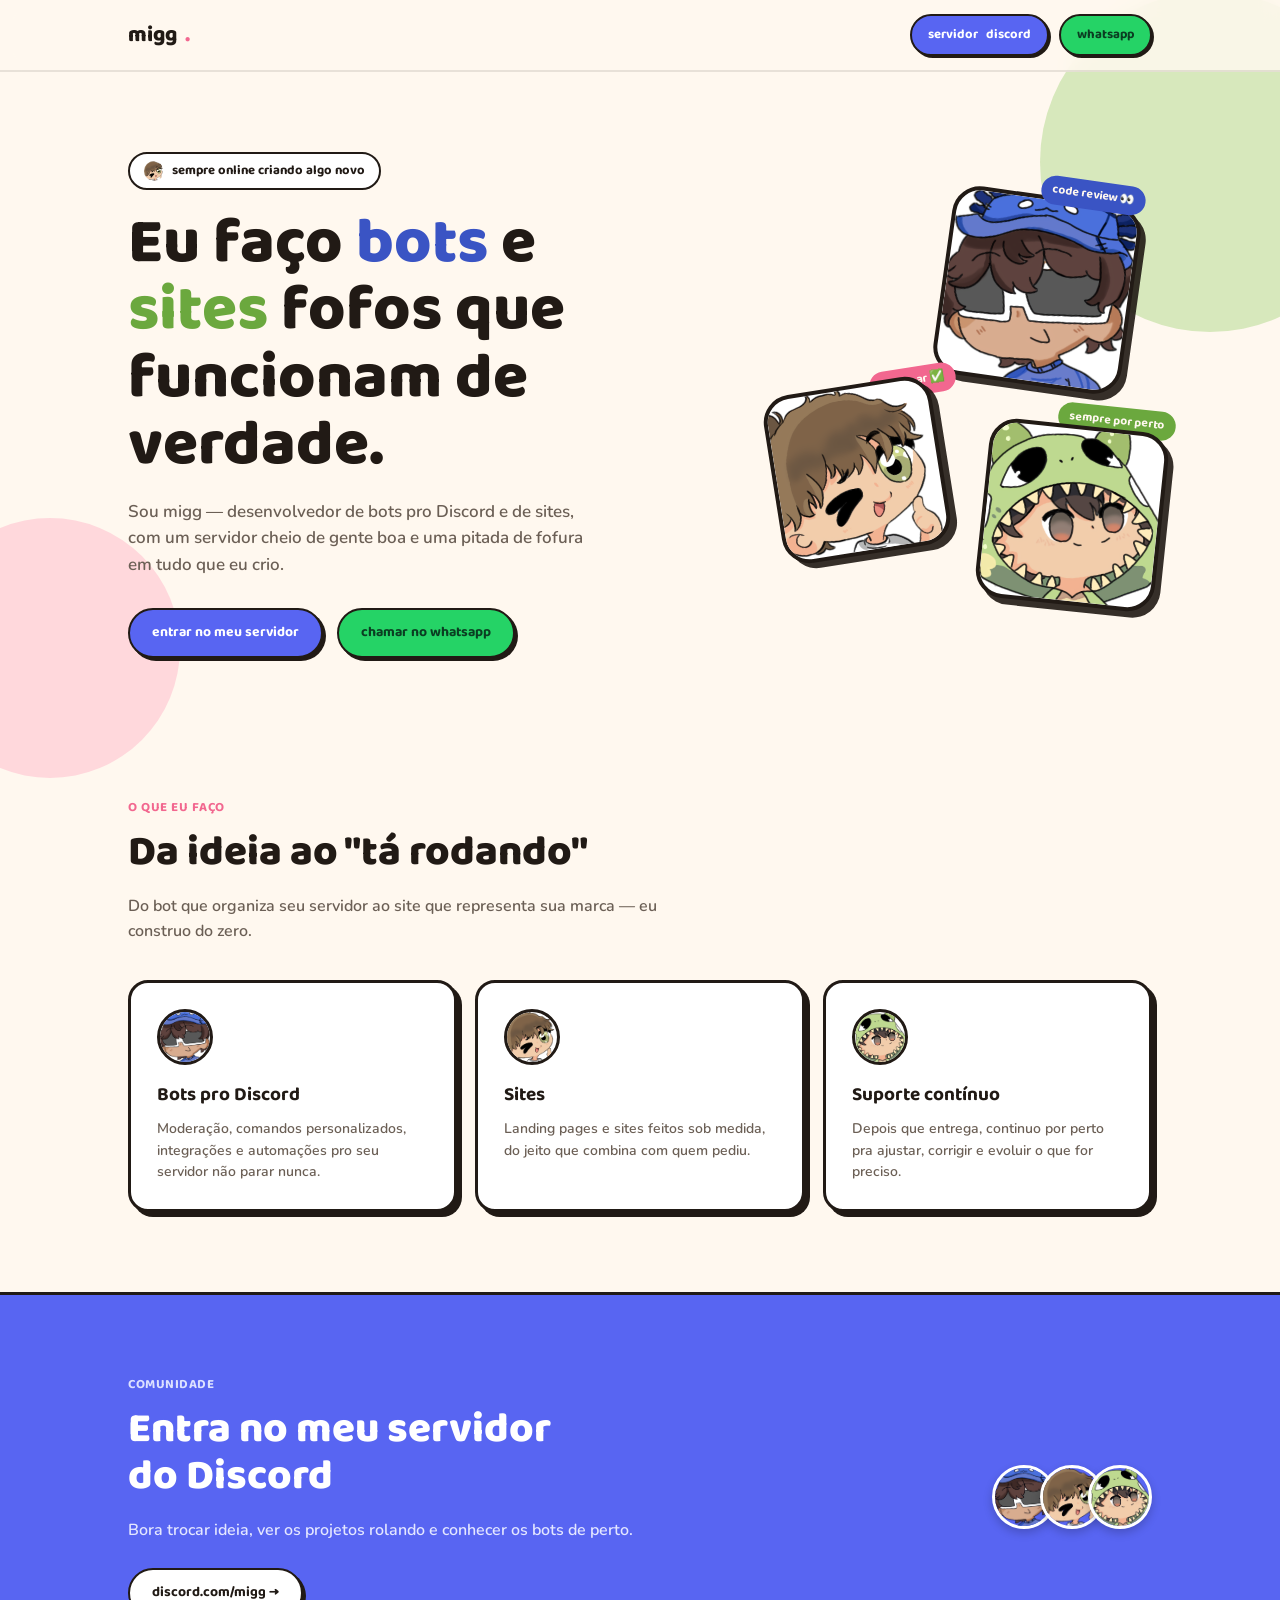
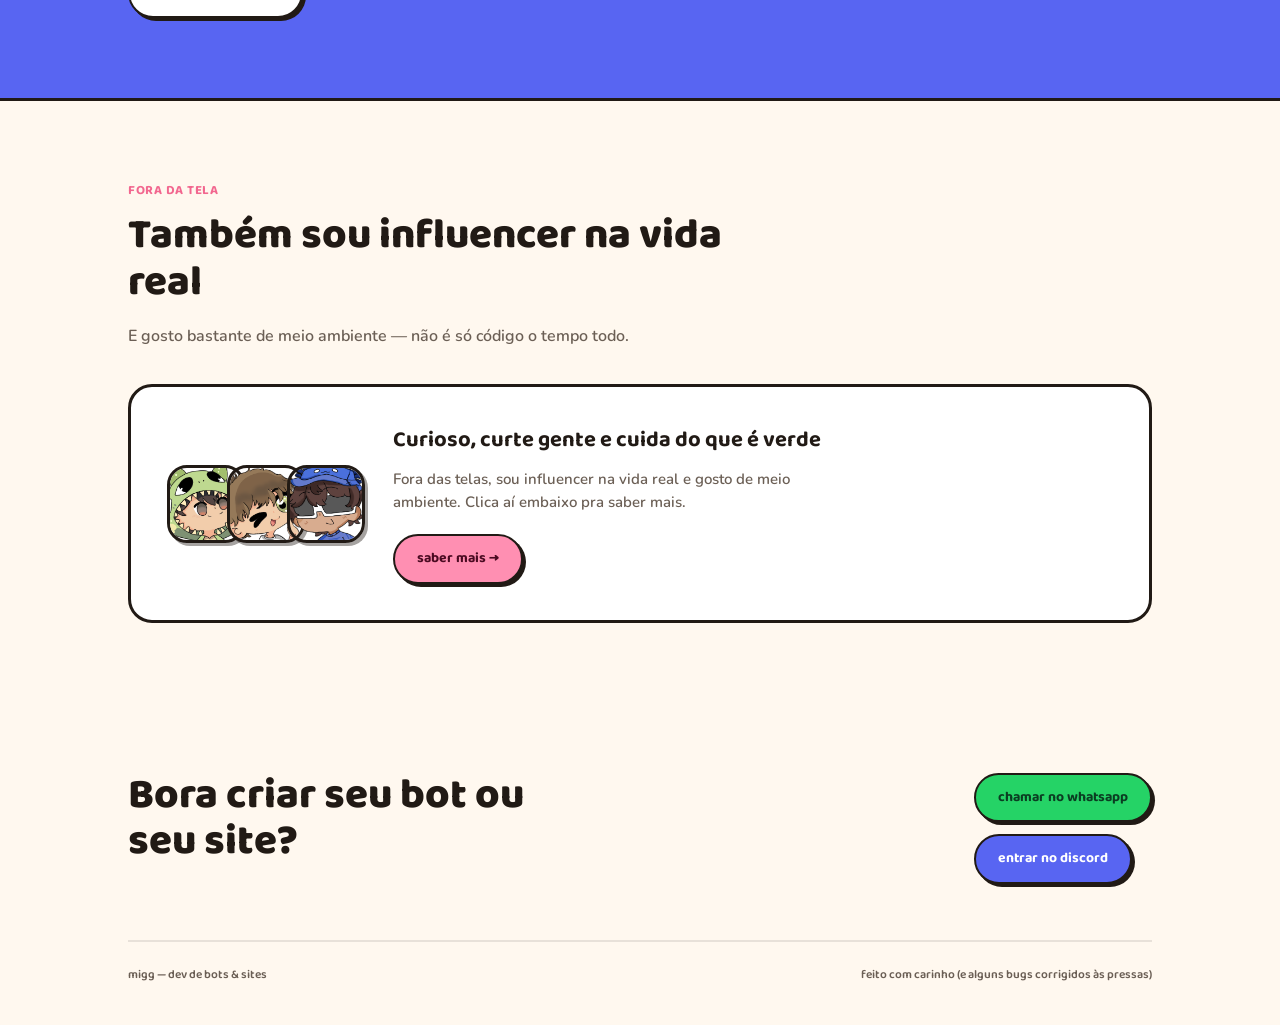
<file: files (3)/index.html>
<!DOCTYPE html>
<html lang="pt-BR">
<head>
<meta charset="UTF-8">
<meta name="viewport" content="width=device-width, initial-scale=1.0">
<title>Miguel Desenvolvedor</title>
<meta name="description" content="Portfólio de Miguel: criador de bots pro Discord e sites, com bastante fofura no meio.">
<link rel="icon" type="image/png" href="feliz.png">
<link rel="preconnect" href="https://fonts.googleapis.com">
<link rel="preconnect" href="https://fonts.gstatic.com" crossorigin>
<link href="https://fonts.googleapis.com/css2?family=Baloo+2:wght@500;600;700;800&family=Nunito:wght@400;600;700;800&display=swap" rel="stylesheet">
<style>
  :root{
    --bg:#FFF8EF;
    --bg-card:#FFFFFF;
    --ink:#211A15;
    --ink-soft:#6B5F55;
    --blue:#4F6FE3;
    --blue-deep:#3A54C4;
    --green:#8FCB5E;
    --green-deep:#6BA83E;
    --peach:#F6C89A;
    --pink:#FF8FB2;
    --pink-deep:#F2678F;
    --blurple:#5865F2;
    --whats:#25D366;
    --whats-deep:#1DA851;
    --line:rgba(33,26,21,0.1);
    --display:'Baloo 2', sans-serif;
    --body:'Nunito', sans-serif;
  }

  *{margin:0;padding:0;box-sizing:border-box;}
  html{scroll-behavior:smooth;}
  body{
    background:var(--bg);
    color:var(--ink);
    font-family:var(--body);
    line-height:1.55;
    overflow-x:hidden;
    -webkit-font-smoothing:antialiased;
  }
  a{color:inherit;text-decoration:none;}
  img{max-width:100%;display:block;}
  .wrap{max-width:1080px;margin:0 auto;padding:0 28px;}

  /* blob background texture */
  .blob{ position:absolute; border-radius:50%; filter:blur(0px); z-index:0; }

  /* ---------- nav ---------- */
  header.nav{
    position:sticky; top:0; z-index:60;
    background:rgba(255,248,239,0.85);
    backdrop-filter:blur(10px);
    border-bottom:2px solid var(--line);
  }
  .nav-inner{
    max-width:1080px; margin:0 auto;
    display:flex; align-items:center; justify-content:space-between;
    padding:14px 28px;
  }
  .brand{
    font-family:var(--display); font-weight:800; font-size:22px;
    color:var(--ink);
    display:flex; align-items:center; gap:8px;
  }
  .brand .dot{ color:var(--pink-deep); }
  .nav-actions{ display:flex; gap:10px; }
  @media (max-width:560px){ .nav-actions .btn-text{ display:none; } }

  /* ---------- buttons ---------- */
  .btn{
    font-family:var(--display); font-weight:700; font-size:14px;
    padding:12px 22px; border-radius:100px;
    display:inline-flex; align-items:center; gap:8px;
    border:2.5px solid var(--ink);
    box-shadow:3px 3px 0 var(--ink);
    transition:transform .15s ease, box-shadow .15s ease;
    white-space:nowrap;
  }
  .btn:hover{ transform:translate(-2px,-2px); box-shadow:5px 5px 0 var(--ink); }
  .btn:active{ transform:translate(0,0); box-shadow:1px 1px 0 var(--ink); }
  .btn-whats{ background:var(--whats); color:#0B3D22; }
  .btn-blurple{ background:var(--blurple); color:#fff; }
  .btn-pink{ background:var(--pink); color:#4A0A21; }
  .btn-outline{ background:var(--bg-card); color:var(--ink); }
  .btn-sm{ padding:9px 16px; font-size:13px; box-shadow:2px 2px 0 var(--ink); }
  .btn-sm:hover{ box-shadow:4px 4px 0 var(--ink); }

  /* ---------- hero ---------- */
  .hero{
    position:relative;
    padding:80px 0 60px;
    overflow:visible;
  }
  .hero .blob-a{ width:340px; height:340px; background:var(--green); opacity:.35; top:-80px; right:-100px; }
  .hero .blob-b{ width:260px; height:260px; background:var(--pink); opacity:.3; bottom:-60px; left:-80px; }

  .hero-inner{
    position:relative; z-index:1;
    display:grid;
    grid-template-columns:1.1fr 0.9fr;
    align-items:center;
    gap:20px;
  }
  @media (max-width:860px){ .hero-inner{ grid-template-columns:1fr; } }

  .kicker-badge{
    display:inline-flex; align-items:center; gap:8px;
    font-family:var(--display); font-weight:700; font-size:13px;
    background:var(--bg-card);
    border:2px solid var(--ink);
    border-radius:100px;
    padding:7px 14px;
    margin-bottom:20px;
  }
  .kicker-badge img{ width:20px; height:20px; border-radius:50%; }

  h1.headline{
    font-family:var(--display); font-weight:800;
    font-size:clamp(38px,6vw,64px);
    line-height:1.05;
    max-width:560px;
  }
  h1.headline .hl-blue{ color:var(--blue-deep); }
  h1.headline .hl-green{ color:var(--green-deep); }

  .hero-sub{
    margin-top:20px; max-width:460px;
    font-size:17px; color:var(--ink-soft); font-weight:600;
  }
  .hero-actions{ display:flex; gap:14px; margin-top:30px; flex-wrap:wrap; }

  /* sticker wall */
  .sticker-wall{
    position:relative;
    height:420px;
  }
  .sticker{
    position:absolute;
    border-radius:28px;
    border:4px solid var(--ink);
    box-shadow:6px 6px 0 rgba(33,26,21,0.9);
    overflow:hidden;
    background:#fff;
    transition:transform .25s ease;
  }
  .sticker:hover{ transform:scale(1.06) rotate(0deg) !important; z-index:5; }
  .sticker img{ width:100%; height:100%; object-fit:cover; }
  .s-azul{ width:190px; height:190px; top:0; right:20px; transform:rotate(8deg); }
  .s-feliz{ width:170px; height:170px; top:190px; right:210px; transform:rotate(-9deg); z-index:2; }
  .s-jacare{ width:180px; height:180px; top:230px; right:-10px; transform:rotate(6deg); z-index:3; }
  .sticker-tag{
    position:absolute;
    font-family:var(--display); font-weight:700; font-size:12px;
    background:var(--ink); color:var(--bg);
    padding:5px 11px; border-radius:100px;
    white-space:nowrap;
  }
  .t-azul{ top:-14px; right:6px; transform:rotate(8deg); background:var(--blue-deep); }
  .t-feliz{ top:172px; right:196px; transform:rotate(-9deg); background:var(--pink-deep); }
  .t-jacare{ top:212px; right:-24px; transform:rotate(6deg); background:var(--green-deep); }
  @media (max-width:860px){
    .sticker-wall{ height:340px; margin-top:10px; }
    .s-azul{ width:150px;height:150px; right:10px; }
    .s-feliz{ width:130px;height:130px; top:150px; right:170px; }
    .s-jacare{ width:145px;height:145px; top:180px; right:0; }
    .t-azul{ right:-4px; }
    .t-feliz{ top:132px; right:156px; }
    .t-jacare{ top:162px; right:-14px; }
  }

  /* reveal */
  .reveal{ opacity:0; transform:translateY(16px); transition:opacity .6s ease, transform .6s ease; }
  .reveal.in{ opacity:1; transform:translateY(0); }
  @media (prefers-reduced-motion: reduce){ .reveal{opacity:1;transform:none;transition:none;} html{scroll-behavior:auto;} }

  /* ---------- sections ---------- */
  section{ padding:80px 0; position:relative; }
  .kicker{
    font-family:var(--display); font-weight:700; font-size:13px;
    text-transform:uppercase; letter-spacing:0.04em;
    color:var(--pink-deep);
    margin-bottom:12px;
  }
  h2.title{
    font-family:var(--display); font-weight:800;
    font-size:clamp(28px,4vw,42px);
    line-height:1.1;
    max-width:600px;
    margin-bottom:18px;
  }
  p.lead{ font-size:16px; color:var(--ink-soft); font-weight:600; max-width:560px; }

  /* what I do cards */
  .do-grid{
    display:grid; grid-template-columns:repeat(3,1fr); gap:18px; margin-top:36px;
  }
  @media (max-width:820px){ .do-grid{ grid-template-columns:1fr; } }
  .do-card{
    background:var(--bg-card);
    border:3px solid var(--ink);
    border-radius:20px;
    padding:26px;
    box-shadow:5px 5px 0 var(--ink);
    transition:transform .2s ease;
  }
  .do-card:hover{ transform:translateY(-4px); }
  .do-card .avatar{
    width:56px; height:56px; border-radius:50%;
    border:3px solid var(--ink); overflow:hidden; margin-bottom:16px;
  }
  .do-card .avatar img{ width:100%; height:100%; object-fit:cover; }
  .do-card h3{ font-family:var(--display); font-size:19px; margin-bottom:8px; }
  .do-card p{ font-size:14px; color:var(--ink-soft); font-weight:600; }

  /* discord cta band */
  .discord-band{
    background:var(--blurple);
    border-top:3px solid var(--ink);
    border-bottom:3px solid var(--ink);
    color:#fff;
  }
  .discord-inner{
    display:flex; align-items:center; justify-content:space-between;
    gap:24px; flex-wrap:wrap;
  }
  .discord-inner h2{ color:#fff; max-width:480px; }
  .discord-inner .kicker{ color:#DCE1FF; }
  .discord-inner p.lead{ color:#E4E7FF; }
  .discord-visual{ display:flex; gap:-10px; }
  .discord-visual .mini{
    width:64px; height:64px; border-radius:50%;
    border:3px solid #fff; overflow:hidden; margin-left:-16px;
    box-shadow:0 4px 10px rgba(0,0,0,0.2);
  }
  .discord-visual .mini:first-child{ margin-left:0; }
  .discord-visual .mini img{ width:100%; height:100%; object-fit:cover; }

  /* fora da tela / influencer + meio ambiente */
  .fora-card{
    margin-top:36px;
    background:var(--bg-card);
    border:3px solid var(--ink);
    border-radius:24px;
    padding:36px;
    display:flex; align-items:center; gap:28px;
    flex-wrap:wrap;
  }
  .fora-card .stickers-mini{ display:flex; gap:-8px; flex-shrink:0; }
  .fora-card .mini2{
    width:78px; height:78px; border-radius:20px;
    border:3px solid var(--ink); overflow:hidden;
    margin-left:-18px; box-shadow:3px 3px 0 rgba(33,26,21,0.4);
  }
  .fora-card .mini2:first-child{ margin-left:0; }
  .fora-card .mini2 img{ width:100%; height:100%; object-fit:cover; }
  .fora-card .fora-text{ flex:1; min-width:240px; }
  .fora-card h3{ font-family:var(--display); font-size:22px; margin-bottom:10px; }
  .fora-card p{ font-size:15px; color:var(--ink-soft); font-weight:600; margin-bottom:20px; max-width:460px; }

  /* footer */
  footer{ padding:70px 0 40px; }
  .footer-top{
    display:flex; justify-content:space-between; align-items:flex-start;
    flex-wrap:wrap; gap:30px;
  }
  .footer-top h2{ max-width:420px; }
  .footer-actions{ display:flex; flex-direction:column; gap:12px; align-items:flex-start; }
  .footer-bottom{
    margin-top:56px; padding-top:24px; border-top:2px solid var(--line);
    display:flex; justify-content:space-between; align-items:center; flex-wrap:wrap; gap:10px;
    font-family:var(--display); font-weight:600; font-size:12px; color:var(--ink-soft);
  }
</style>
</head>
<body>

<header class="nav">
  <div class="nav-inner">
    <div class="brand">migg<span class="dot">.</span></div>
    <div class="nav-actions">
      <a class="btn btn-sm btn-blurple" href="https://discord.com/migg" target="_blank" rel="noopener"><span class="btn-text">servidor</span> discord</a>
      <a class="btn btn-sm btn-whats" href="https://wa.me/19999894031" target="_blank" rel="noopener">whatsapp</a>
    </div>
  </div>
</header>

<section class="hero">
  <div class="blob blob-a"></div>
  <div class="blob blob-b"></div>
  <div class="wrap hero-inner">
    <div class="reveal in">
      <div class="kicker-badge"><img src="feliz.png" alt=""> sempre online criando algo novo</div>
      <h1 class="headline">Eu faço <span class="hl-blue">bots</span> e <span class="hl-green">sites</span> fofos que funcionam de verdade.</h1>
      <p class="hero-sub">Sou migg — desenvolvedor de bots pro Discord e de sites, com um servidor cheio de gente boa e uma pitada de fofura em tudo que eu crio.</p>
      <div class="hero-actions">
        <a class="btn btn-blurple" href="https://discord.com/migg" target="_blank" rel="noopener">entrar no meu servidor</a>
        <a class="btn btn-whats" href="https://wa.me/19999894031" target="_blank" rel="noopener">chamar no whatsapp</a>
      </div>
    </div>
    <div class="sticker-wall">
      <div class="sticker s-azul"><img src="azul.png" alt="Mascote azul de boné e óculos"></div>
      <div class="sticker s-feliz"><img src="feliz.png" alt="Mascote sorrindo"></div>
      <div class="sticker s-jacare"><img src="jacare.png" alt="Mascote de fantasia de jacaré"></div>
      <span class="sticker-tag t-azul">code review 👀</span>
      <span class="sticker-tag t-feliz">bot no ar ✅</span>
      <span class="sticker-tag t-jacare">sempre por perto</span>
    </div>
  </div>
</section>

<section id="faco">
  <div class="wrap">
    <div class="reveal">
      <div class="kicker">o que eu faço</div>
      <h2 class="title">Da ideia ao "tá rodando"</h2>
      <p class="lead">Do bot que organiza seu servidor ao site que representa sua marca — eu construo do zero.</p>
    </div>
    <div class="do-grid">
      <div class="do-card reveal">
        <div class="avatar"><img src="azul.png" alt=""></div>
        <h3>Bots pro Discord</h3>
        <p>Moderação, comandos personalizados, integrações e automações pro seu servidor não parar nunca.</p>
      </div>
      <div class="do-card reveal">
        <div class="avatar"><img src="feliz.png" alt=""></div>
        <h3>Sites</h3>
        <p>Landing pages e sites feitos sob medida, do jeito que combina com quem pediu.</p>
      </div>
      <div class="do-card reveal">
        <div class="avatar"><img src="jacare.png" alt=""></div>
        <h3>Suporte contínuo</h3>
        <p>Depois que entrega, continuo por perto pra ajustar, corrigir e evoluir o que for preciso.</p>
      </div>
    </div>
  </div>
</section>

<section class="discord-band">
  <div class="wrap discord-inner">
    <div class="reveal">
      <div class="kicker">comunidade</div>
      <h2 class="title">Entra no meu servidor do Discord</h2>
      <p class="lead">Bora trocar ideia, ver os projetos rolando e conhecer os bots de perto.</p>
      <div style="margin-top:26px;">
        <a class="btn btn-outline" href="https://discord.com/migg" target="_blank" rel="noopener">discord.com/migg →</a>
      </div>
    </div>
    <div class="discord-visual reveal">
      <div class="mini"><img src="azul.png" alt=""></div>
      <div class="mini"><img src="feliz.png" alt=""></div>
      <div class="mini"><img src="jacare.png" alt=""></div>
    </div>
  </div>
</section>

<section id="fora-da-tela">
  <div class="wrap">
    <div class="reveal">
      <div class="kicker">fora da tela</div>
      <h2 class="title">Também sou influencer na vida real</h2>
      <p class="lead">E gosto bastante de meio ambiente — não é só código o tempo todo.</p>
    </div>
    <div class="fora-card reveal">
      <div class="stickers-mini">
        <div class="mini2"><img src="jacare.png" alt=""></div>
        <div class="mini2"><img src="feliz.png" alt=""></div>
        <div class="mini2"><img src="azul.png" alt=""></div>
      </div>
      <div class="fora-text">
        <h3>Curioso, curte gente e cuida do que é verde</h3>
        <p>Fora das telas, sou influencer na vida real e gosto de meio ambiente. Clica aí embaixo pra saber mais.</p>
        <a class="btn btn-pink" href="https://discord.com" target="_blank" rel="noopener">saber mais →</a>
      </div>
    </div>
  </div>
</section>

<footer>
  <div class="wrap">
    <div class="footer-top">
      <h2 class="title">Bora criar seu bot ou seu site?</h2>
      <div class="footer-actions">
        <a class="btn btn-whats" href="https://wa.me/19999894031" target="_blank" rel="noopener">chamar no whatsapp</a>
        <a class="btn btn-blurple" href="https://discord.com/migg" target="_blank" rel="noopener">entrar no discord</a>
      </div>
    </div>
    <div class="footer-bottom">
      <span>migg — dev de bots & sites</span>
      <span>feito com carinho (e alguns bugs corrigidos às pressas)</span>
    </div>
  </div>
</footer>

<script>
  const revealEls = document.querySelectorAll('.reveal');
  const io = new IntersectionObserver((entries)=>{
    entries.forEach(e=>{ if(e.isIntersecting){ e.target.classList.add('in'); io.unobserve(e.target);} });
  }, {threshold:0.15});
  revealEls.forEach(el=>io.observe(el));
</script>

</body>
</html>
</file>
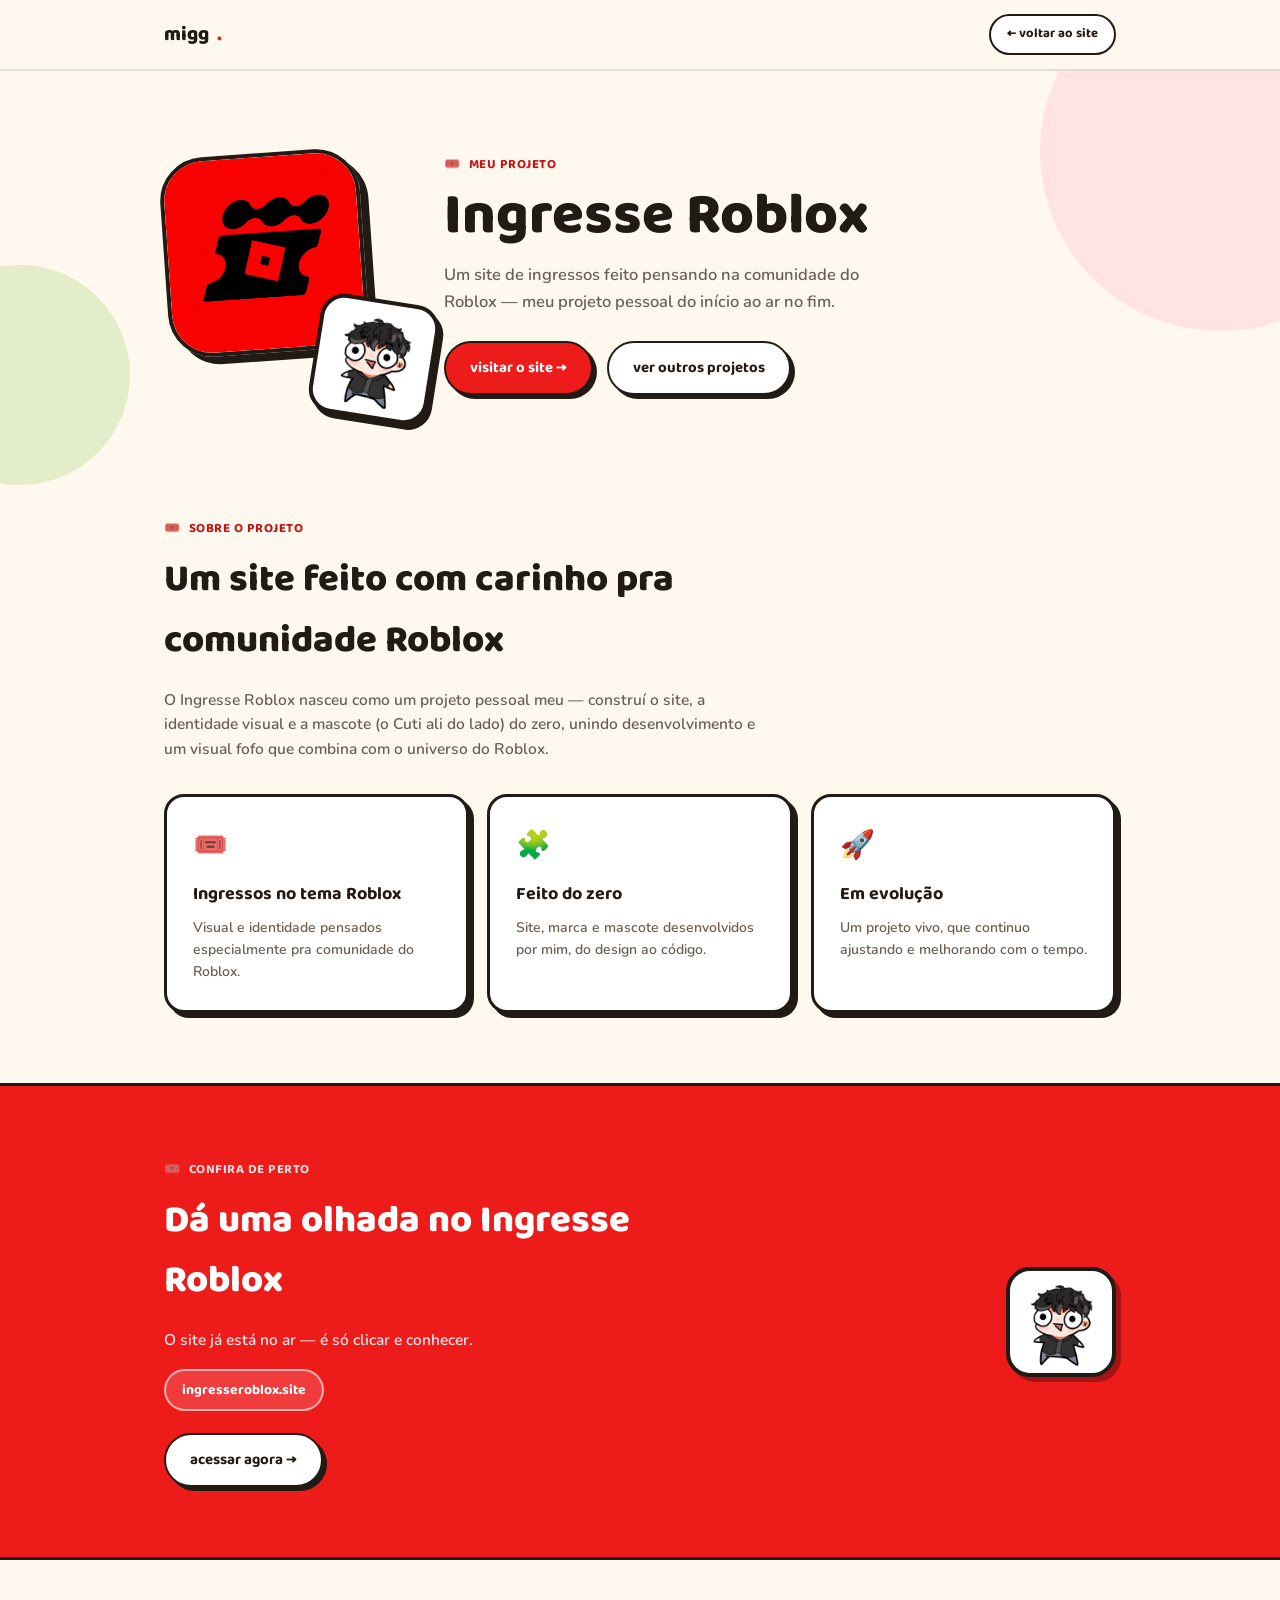
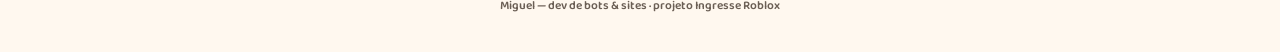
<file: files (3)/ingresseroblox.html>
<!DOCTYPE html>
<html lang="pt-BR">
<head>
<meta charset="UTF-8">
<meta name="viewport" content="width=device-width, initial-scale=1.0">
<title>Ingresse Roblox | Projeto de Miguel</title>
<meta name="description" content="Ingresse Roblox: plataforma de ingressos para eventos no Roblox, criada por Miguel.">
<link rel="icon" href="favicon.ico" sizes="any">
<link rel="icon" type="image/png" sizes="32x32" href="favicon-32.png">
<link rel="icon" type="image/png" sizes="16x16" href="favicon-16.png">
<link rel="apple-touch-icon" sizes="180x180" href="favicon-180.png">
<link rel="preconnect" href="https://fonts.googleapis.com">
<link rel="preconnect" href="https://fonts.gstatic.com" crossorigin>
<link href="https://fonts.googleapis.com/css2?family=Baloo+2:wght@500;600;700;800&family=Nunito:wght@400;600;700;800&display=swap" rel="stylesheet">
<style>
  :root{
    --bg:#FFF8EF;
    --bg-card:#FFFFFF;
    --ink:#211A15;
    --ink-soft:#6B5F55;
    --red:#EE1B1B;
    --red-deep:#C41313;
    --red-pale:#FFE3E1;
    --green:#8FCB5E;
    --pink:#FF8FB2;
    --whats:#25D366;
    --blurple:#5865F2;
    --line:rgba(33,26,21,0.12);
    --display:'Baloo 2', sans-serif;
    --body:'Nunito', sans-serif;
  }
  *{margin:0;padding:0;box-sizing:border-box;}
  html{scroll-behavior:smooth;}
  body{
    background:var(--bg);
    color:var(--ink);
    font-family:var(--body);
    line-height:1.6;
    overflow-x:hidden;
    -webkit-font-smoothing:antialiased;
  }
  a{color:inherit;text-decoration:none;}
  img{max-width:100%;display:block;}
  .wrap{max-width:1000px;margin:0 auto;padding:0 24px;}
  .blob{ position:absolute; border-radius:50%; z-index:0; }

  header.nav{
    position:sticky; top:0; z-index:60;
    background:rgba(255,248,239,0.9);
    backdrop-filter:blur(10px);
    border-bottom:2px solid var(--line);
  }
  .nav-inner{
    max-width:1000px; margin:0 auto;
    display:flex; align-items:center; justify-content:space-between;
    padding:14px 24px;
  }
  .brand{ font-family:var(--display); font-weight:800; font-size:20px; display:flex; align-items:center; gap:8px; }
  .brand .dot{ color:var(--red); }
  .back-link{
    font-family:var(--display); font-weight:700; font-size:13px;
    background:var(--bg-card); border:2px solid var(--ink); border-radius:100px;
    padding:8px 16px;
  }

  .btn{
    font-family:var(--display); font-weight:700; font-size:15px;
    padding:13px 24px; border-radius:100px;
    display:inline-flex; align-items:center; gap:8px;
    border:2.5px solid var(--ink);
    box-shadow:4px 4px 0 var(--ink);
    transition:transform .15s ease, box-shadow .15s ease;
    white-space:nowrap;
  }
  .btn:hover{ transform:translate(-2px,-2px); box-shadow:6px 6px 0 var(--ink); }
  .btn:active{ transform:translate(0,0); box-shadow:1px 1px 0 var(--ink); }
  .btn-red{ background:var(--red); color:#fff; }
  .btn-whats{ background:var(--whats); color:#0B3D22; }
  .btn-blurple{ background:var(--blurple); color:#fff; }
  .btn-outline{ background:var(--bg-card); color:var(--ink); }

  /* hero */
  .hero{ position:relative; padding:80px 0 50px; }
  .hero .blob-a{ width:360px; height:360px; background:var(--red-pale); opacity:.9; top:-100px; right:-120px; }
  .hero .blob-b{ width:220px; height:220px; background:var(--green); opacity:.25; bottom:-40px; left:-90px; }

  .hero-inner{ position:relative; z-index:1; display:flex; align-items:center; gap:40px; flex-wrap:wrap; }
  .hero-visual{ position:relative; width:240px; height:240px; flex-shrink:0; }
  .logo-box{
    width:200px; height:200px; border-radius:44px;
    border:4px solid var(--ink); overflow:hidden;
    box-shadow:8px 8px 0 var(--ink);
    transform:rotate(-4deg);
  }
  .logo-box img{ width:100%; height:100%; object-fit:cover; }
  .cuti-sticker{
    position:absolute; width:120px; height:120px;
    bottom:-26px; right:-30px;
    border-radius:24px; border:4px solid var(--ink);
    background:#fff; overflow:hidden;
    box-shadow:5px 5px 0 var(--ink);
    transform:rotate(9deg);
  }
  .cuti-sticker img{ width:100%; height:100%; object-fit:cover; }

  .kicker{
    font-family:var(--display); font-weight:700; font-size:13px;
    text-transform:uppercase; letter-spacing:0.04em; color:var(--red-deep);
    margin-bottom:10px;
    display:inline-flex; align-items:center; gap:8px;
  }
  .kicker::before{ content:'🎟️'; }
  h1{ font-family:var(--display); font-weight:800; font-size:clamp(34px,5.4vw,58px); line-height:1.05; max-width:480px; }
  .hero-sub{ margin-top:16px; font-size:16.5px; color:var(--ink-soft); font-weight:600; max-width:440px; }
  .hero-actions{ margin-top:26px; display:flex; gap:14px; flex-wrap:wrap; }

  @media (max-width:760px){
    .hero-inner{ flex-direction:column; align-items:flex-start; }
    .hero-visual{ margin-bottom:10px; }
  }

  .reveal{ opacity:0; transform:translateY(16px); transition:opacity .6s ease, transform .6s ease; }
  .reveal.in{ opacity:1; transform:translateY(0); }
  @media (prefers-reduced-motion: reduce){ .reveal{opacity:1;transform:none;transition:none;} html{scroll-behavior:auto;} }

  section{ padding:70px 0; }
  h2.title{ font-family:var(--display); font-weight:800; font-size:clamp(26px,3.8vw,38px); margin-bottom:16px; max-width:560px; }
  p.lead{ font-size:15.5px; color:var(--ink-soft); font-weight:600; max-width:600px; }

  .feature-grid{ display:grid; grid-template-columns:repeat(3,1fr); gap:18px; margin-top:32px; }
  @media (max-width:820px){ .feature-grid{ grid-template-columns:1fr; } }
  .feature-card{
    background:var(--bg-card);
    border:3px solid var(--ink);
    border-radius:20px;
    padding:26px;
    box-shadow:5px 5px 0 var(--ink);
  }
  .feature-card .emoji{ font-size:28px; margin-bottom:12px; display:block; }
  .feature-card h3{ font-family:var(--display); font-size:18px; margin-bottom:8px; }
  .feature-card p{ font-size:14px; color:var(--ink-soft); font-weight:600; }

  .visit-band{
    background:var(--red);
    border-top:3px solid var(--ink);
    border-bottom:3px solid var(--ink);
    color:#fff;
  }
  .visit-inner{ display:flex; align-items:center; justify-content:space-between; gap:26px; flex-wrap:wrap; }
  .visit-inner h2{ color:#fff; }
  .visit-inner .kicker{ color:#FFDCDC; }
  .visit-inner p.lead{ color:#FFE6E6; }
  .visit-mascot{
    width:110px; height:110px; border-radius:24px;
    border:4px solid var(--ink); overflow:hidden; flex-shrink:0;
    box-shadow:5px 5px 0 rgba(0,0,0,0.3);
    transform:rotate(-6deg);
    background:#fff;
  }
  .visit-mascot img{ width:100%; height:100%; object-fit:cover; }

  .link-chip{
    font-family:var(--display); font-weight:700; font-size:14px;
    margin-top:16px;
    display:inline-block;
    background:rgba(255,255,255,0.15);
    border:2px solid rgba(255,255,255,0.6);
    padding:8px 16px;
    border-radius:100px;
  }

  footer{ padding:36px 0; text-align:center; font-family:var(--display); font-weight:600; font-size:12px; color:var(--ink-soft); }
</style>
</head>
<body>

<header class="nav">
  <div class="nav-inner">
    <div class="brand">migg<span class="dot">.</span></div>
    <a class="back-link" href="index.html">← voltar ao site</a>
  </div>
</header>

<section class="hero">
  <div class="blob blob-a"></div>
  <div class="blob blob-b"></div>
  <div class="wrap hero-inner">
    <div class="hero-visual reveal in">
      <div class="logo-box"><img src="ingresse.png" alt="Logo do Ingresse Roblox"></div>
      <div class="cuti-sticker"><img src="cuti.png" alt="Cuti, mascote do projeto"></div>
    </div>
    <div class="reveal in">
      <div class="kicker">meu projeto</div>
      <h1>Ingresse Roblox</h1>
      <p class="hero-sub">Um site de ingressos feito pensando na comunidade do Roblox — meu projeto pessoal do início ao ar no fim.</p>
      <div class="hero-actions">
        <a class="btn btn-red" href="https://ingresseroblox.site" target="_blank" rel="noopener">visitar o site →</a>
        <a class="btn btn-outline" href="index.html">ver outros projetos</a>
      </div>
    </div>
  </div>
</section>

<section id="sobre-projeto">
  <div class="wrap">
    <div class="reveal">
      <div class="kicker">sobre o projeto</div>
      <h2 class="title">Um site feito com carinho pra comunidade Roblox</h2>
      <p class="lead">O Ingresse Roblox nasceu como um projeto pessoal meu — construí o site, a identidade visual e a mascote (o Cuti ali do lado) do zero, unindo desenvolvimento e um visual fofo que combina com o universo do Roblox.</p>
    </div>
    <div class="feature-grid">
      <div class="feature-card reveal">
        <span class="emoji">🎟️</span>
        <h3>Ingressos no tema Roblox</h3>
        <p>Visual e identidade pensados especialmente pra comunidade do Roblox.</p>
      </div>
      <div class="feature-card reveal">
        <span class="emoji">🧩</span>
        <h3>Feito do zero</h3>
        <p>Site, marca e mascote desenvolvidos por mim, do design ao código.</p>
      </div>
      <div class="feature-card reveal">
        <span class="emoji">🚀</span>
        <h3>Em evolução</h3>
        <p>Um projeto vivo, que continuo ajustando e melhorando com o tempo.</p>
      </div>
    </div>
  </div>
</section>

<section class="visit-band">
  <div class="wrap visit-inner">
    <div class="reveal">
      <div class="kicker">confira de perto</div>
      <h2 class="title">Dá uma olhada no Ingresse Roblox</h2>
      <p class="lead">O site já está no ar — é só clicar e conhecer.</p>
      <a class="link-chip" href="https://ingresseroblox.site" target="_blank" rel="noopener">ingresseroblox.site</a>
      <div style="margin-top:22px;">
        <a class="btn btn-outline" href="https://ingresseroblox.site" target="_blank" rel="noopener">acessar agora →</a>
      </div>
    </div>
    <div class="visit-mascot reveal"><img src="cuti.png" alt="Cuti acenando"></div>
  </div>
</section>

<footer>
  Miguel — dev de bots & sites · projeto Ingresse Roblox
</footer>

<script>
  const revealEls = document.querySelectorAll('.reveal');
  const io = new IntersectionObserver((entries)=>{
    entries.forEach(e=>{ if(e.isIntersecting){ e.target.classList.add('in'); io.unobserve(e.target);} });
  }, {threshold:0.15});
  revealEls.forEach(el=>io.observe(el));
</script>

</body>
</html>
</file>
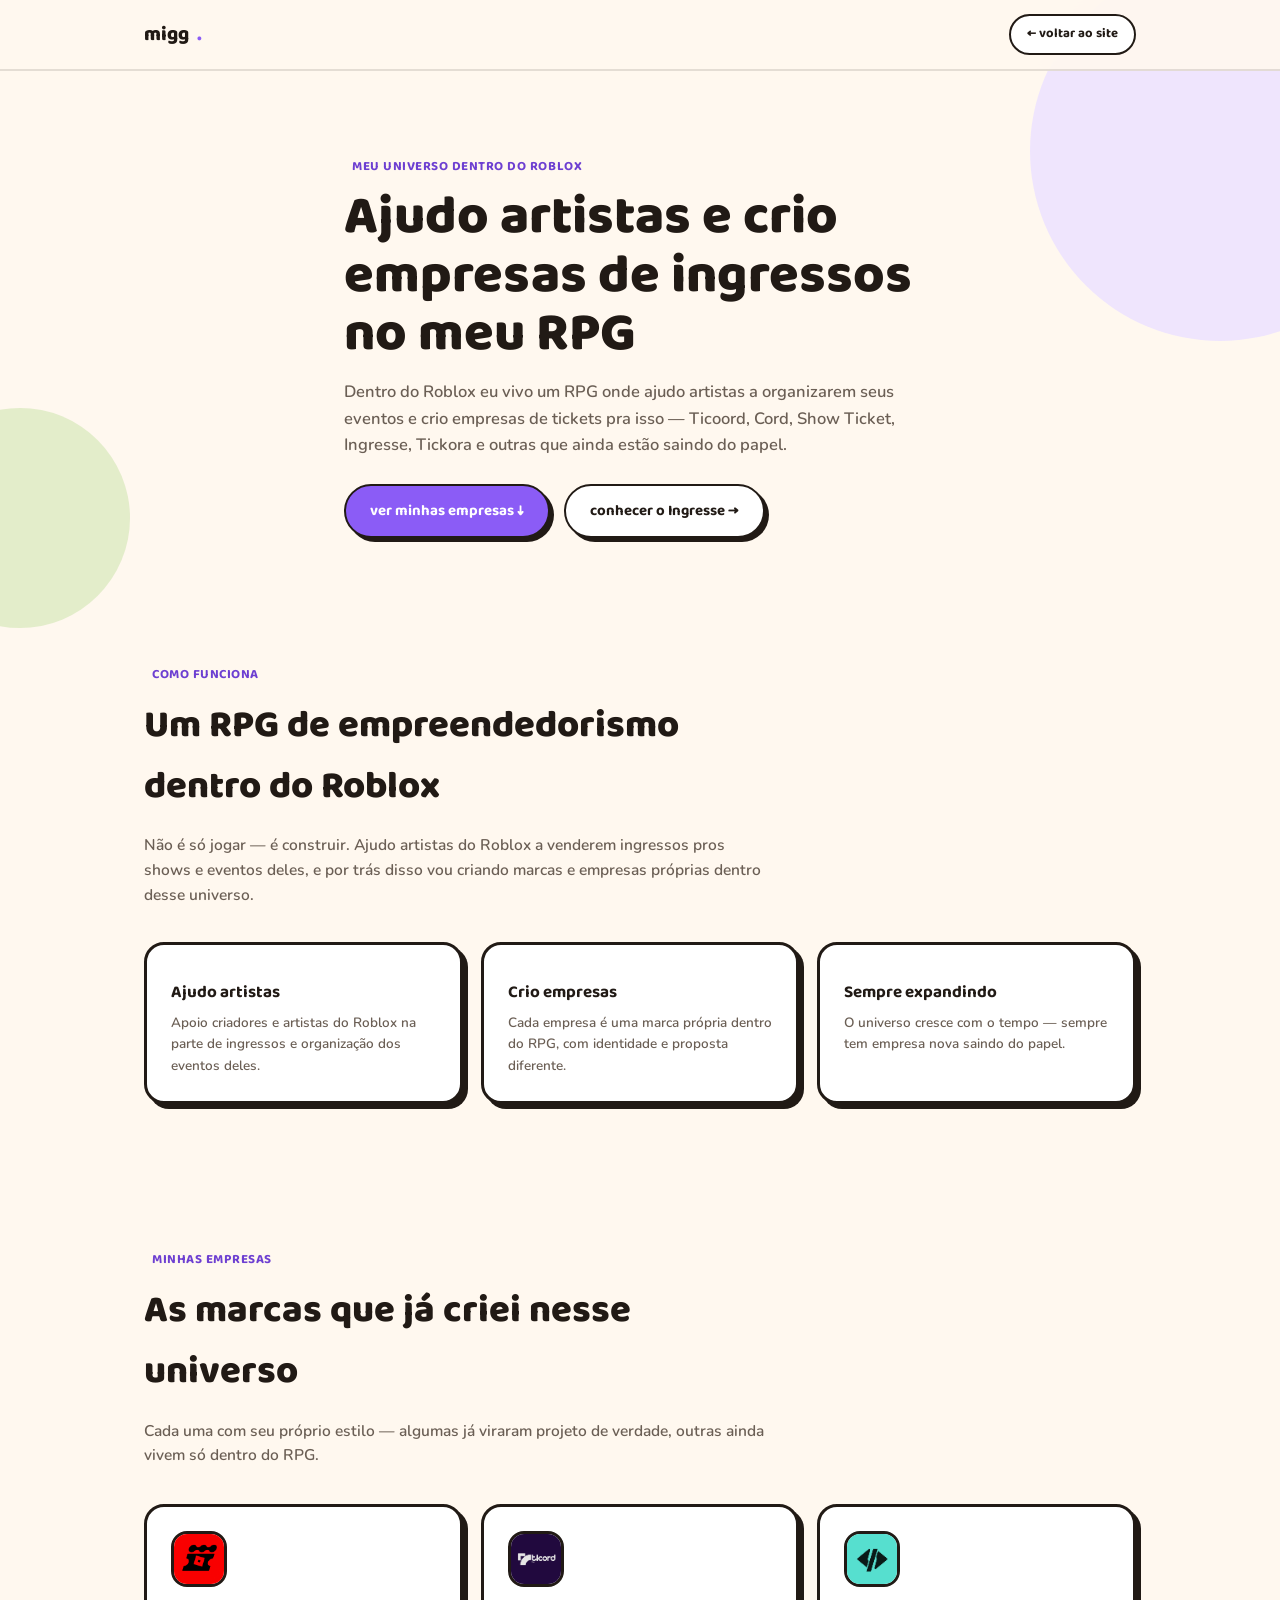
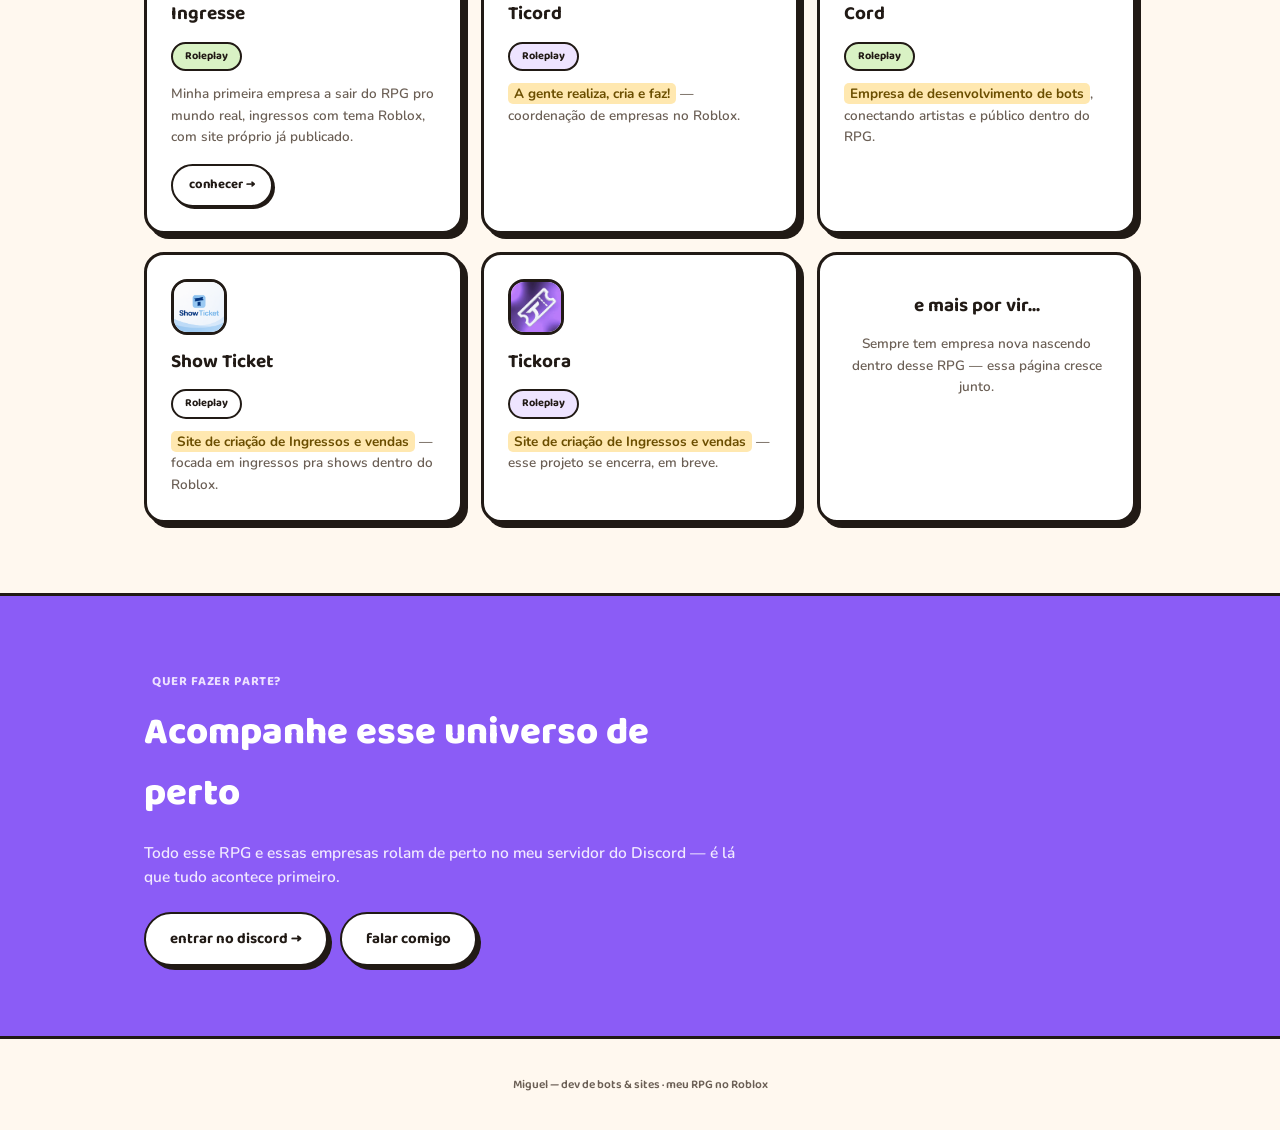
<file: files (3)/rp.html>
<!DOCTYPE html>
<html lang="pt-BR">
<head>
<meta charset="UTF-8">
<meta name="viewport" content="width=device-width, initial-scale=1.0">
<title>Roleplay</title>
<meta name="description" content="O universo de RPG de Miguel no Roblox: ajudando artistas e criando empresas de ingressos como Ticoord, Cord, Show Ticket, Ingresse e Tickora.">
<link rel="icon" href="feliz.png" sizes="any">
<link rel="icon" type="image/png" sizes="32x32" href="favicon-32.png">
<link rel="icon" type="image/png" sizes="16x16" href="favicon-16.png">
<link rel="apple-touch-icon" sizes="180x180" href="favicon-180.png">
<link rel="preconnect" href="https://fonts.googleapis.com">
<link rel="preconnect" href="https://fonts.gstatic.com" crossorigin>
<link href="https://fonts.googleapis.com/css2?family=Baloo+2:wght@500;600;700;800&family=Nunito:wght@400;600;700;800&display=swap" rel="stylesheet">
<style>
  :root{
    --bg:#FFF8EF;
    --bg-card:#FFFFFF;
    --ink:#211A15;
    --ink-soft:#6B5F55;
    --violet:#8B5CF6;
    --violet-deep:#6D3FD1;
    --violet-pale:#EEE4FF;
    --green:#8FCB5E;
    --pink:#FF8FB2;
    --red:#EE1B1B;
    --blurple:#5865F2;
    --whats:#25D366;
    --line:rgba(33,26,21,0.12);
    --display:'Baloo 2', sans-serif;
    --body:'Nunito', sans-serif;
  }
  *{margin:0;padding:0;box-sizing:border-box;}
  html{scroll-behavior:smooth;}
  body{
    background:var(--bg);
    color:var(--ink);
    font-family:var(--body);
    line-height:1.6;
    overflow-x:hidden;
    -webkit-font-smoothing:antialiased;
  }
  a{color:inherit;text-decoration:none;}
  img{max-width:100%;display:block;}
  .wrap{max-width:1040px;margin:0 auto;padding:0 24px;}
  .blob{ position:absolute; border-radius:50%; z-index:0; }

  header.nav{
    position:sticky; top:0; z-index:60;
    background:rgba(255,248,239,0.9);
    backdrop-filter:blur(10px);
    border-bottom:2px solid var(--line);
  }
  .nav-inner{
    max-width:1040px; margin:0 auto;
    display:flex; align-items:center; justify-content:space-between;
    padding:14px 24px;
  }
  .brand{ font-family:var(--display); font-weight:800; font-size:20px; display:flex; align-items:center; gap:8px; }
  .brand .dot{ color:var(--violet); }
  .back-link{
    font-family:var(--display); font-weight:700; font-size:13px;
    background:var(--bg-card); border:2px solid var(--ink); border-radius:100px;
    padding:8px 16px;
  }

  .btn{
    font-family:var(--display); font-weight:700; font-size:15px;
    padding:13px 24px; border-radius:100px;
    display:inline-flex; align-items:center; gap:8px;
    border:2.5px solid var(--ink);
    box-shadow:4px 4px 0 var(--ink);
    transition:transform .15s ease, box-shadow .15s ease;
    white-space:nowrap;
  }
  .btn:hover{ transform:translate(-2px,-2px); box-shadow:6px 6px 0 var(--ink); }
  .btn:active{ transform:translate(0,0); box-shadow:1px 1px 0 var(--ink); }
  .btn-violet{ background:var(--violet); color:#fff; }
  .btn-outline{ background:var(--bg-card); color:var(--ink); }
  .btn-blurple{ background:var(--blurple); color:#fff; }
  .btn-sm{ padding:9px 16px; font-size:13px; box-shadow:2px 2px 0 var(--ink); }

  /* hero */
  .hero{ position:relative; padding:80px 0 50px; }
  .hero .blob-a{ width:380px; height:380px; background:var(--violet-pale); opacity:.9; top:-110px; right:-130px; }
  .hero .blob-b{ width:220px; height:220px; background:var(--green); opacity:.25; bottom:-40px; left:-90px; }
  .hero-inner{ position:relative; z-index:1; max-width:640px; }
  .kicker{
    font-family:var(--display); font-weight:700; font-size:13px;
    text-transform:uppercase; letter-spacing:0.04em; color:var(--violet-deep);
    margin-bottom:10px;
    display:inline-flex; align-items:center; gap:8px;
  }
  .kicker::before{ content:''; }
  h1{ font-family:var(--display); font-weight:800; font-size:clamp(32px,5.4vw,54px); line-height:1.08; }
  .hero-sub{ margin-top:16px; font-size:16.5px; color:var(--ink-soft); font-weight:600; }
  .hero-actions{ margin-top:26px; display:flex; gap:14px; flex-wrap:wrap; }

  .reveal{ opacity:0; transform:translateY(16px); transition:opacity .6s ease, transform .6s ease; }
  .reveal.in{ opacity:1; transform:translateY(0); }
  @media (prefers-reduced-motion: reduce){ .reveal{opacity:1;transform:none;transition:none;} html{scroll-behavior:auto;} }

  section{ padding:70px 0; }
  h2.title{ font-family:var(--display); font-weight:800; font-size:clamp(26px,3.8vw,38px); margin-bottom:16px; max-width:600px; }
  p.lead{ font-size:15.5px; color:var(--ink-soft); font-weight:600; max-width:620px; }

  /* sobre - cards com passos */
  .about-grid{ display:grid; grid-template-columns:repeat(3,1fr); gap:18px; margin-top:34px; }
  @media (max-width:820px){ .about-grid{ grid-template-columns:1fr; } }
  .about-card{
    background:var(--bg-card); border:3px solid var(--ink); border-radius:20px;
    padding:24px; box-shadow:5px 5px 0 var(--ink);
  }
  .about-card .emoji{ font-size:26px; margin-bottom:10px; display:block; }
  .about-card h3{ font-family:var(--display); font-size:17px; margin-bottom:6px; }
  .about-card p{ font-size:13.5px; color:var(--ink-soft); font-weight:600; }

  /* empresas grid */
  .empresas-grid{ display:grid; grid-template-columns:repeat(3,1fr); gap:18px; margin-top:36px; }
  @media (max-width:900px){ .empresas-grid{ grid-template-columns:1fr 1fr; } }
  @media (max-width:600px){ .empresas-grid{ grid-template-columns:1fr; } }

  .empresa-card{
    background:var(--bg-card); border:3px solid var(--ink); border-radius:20px;
    padding:24px; box-shadow:5px 5px 0 var(--ink);
    display:flex; flex-direction:column; gap:12px;
    transition:transform .2s ease;
  }
  .empresa-card:hover{ transform:translateY(-4px); }
  .empresa-logo{
    width:56px; height:56px; border-radius:16px; border:3px solid var(--ink);
    display:flex; align-items:center; justify-content:center;
    font-family:var(--display); font-weight:800; font-size:20px; color:#fff;
    overflow:hidden;
  }
  .empresa-logo img{ width:100%; height:100%; object-fit:cover; }
  .empresa-card h3{ font-family:var(--display); font-size:19px; }
  .empresa-card p{ font-size:13.5px; color:var(--ink-soft); font-weight:600; flex:1; }
  .empresa-tag{
    font-family:var(--display); font-weight:700; font-size:11px;
    padding:4px 12px; border-radius:100px; border:2px solid var(--ink);
    align-self:flex-start;
  }
  .tag-live{ background:#D9F2C4; }
  .tag-rp{ background:#EEE4FF; }
  .fillme{
    background:#FFE8B0; padding:1px 6px; border-radius:5px; font-weight:700; color:#6B4E00;
  }
  .empresa-card .empresa-actions{ margin-top:4px; }

  .join-band{
    background:var(--violet);
    border-top:3px solid var(--ink);
    border-bottom:3px solid var(--ink);
    color:#fff;
  }
  .join-inner{ display:flex; align-items:center; justify-content:space-between; gap:26px; flex-wrap:wrap; }
  .join-inner h2{ color:#fff; }
  .join-inner .kicker{ color:#EDE1FF; }
  .join-inner p.lead{ color:#F1E9FF; }
  .join-actions{ display:flex; gap:12px; flex-wrap:wrap; margin-top:22px; }

  footer{ padding:36px 0; text-align:center; font-family:var(--display); font-weight:600; font-size:12px; color:var(--ink-soft); }
</style>
</head>
<body>

<header class="nav">
  <div class="nav-inner">
    <div class="brand">migg<span class="dot">.</span></div>
    <a class="back-link" href="index.html">← voltar ao site</a>
  </div>
</header>

<section class="hero">
  <div class="blob blob-a"></div>
  <div class="blob blob-b"></div>
  <div class="wrap hero-inner reveal in">
    <div class="kicker">meu universo dentro do roblox</div>
    <h1>Ajudo artistas e crio empresas de ingressos no meu RPG</h1>
    <p class="hero-sub">Dentro do Roblox eu vivo um RPG onde ajudo artistas a organizarem seus eventos e crio empresas de tickets pra isso — Ticoord, Cord, Show Ticket, Ingresse, Tickora e outras que ainda estão saindo do papel.</p>
    <div class="hero-actions">
      <a class="btn btn-violet" href="#empresas">ver minhas empresas ↓</a>
      <a class="btn btn-outline" href="ingresse.html">conhecer o Ingresse →</a>
    </div>
  </div>
</section>

<section id="sobre-rpg">
  <div class="wrap">
    <div class="reveal">
      <div class="kicker">como funciona</div>
      <h2 class="title">Um RPG de empreendedorismo dentro do Roblox</h2>
      <p class="lead">Não é só jogar — é construir. Ajudo artistas do Roblox a venderem ingressos pros shows e eventos deles, e por trás disso vou criando marcas e empresas próprias dentro desse universo.</p>
    </div>
    <div class="about-grid">
      <div class="about-card reveal">
        <span class="emoji"></span>
        <h3>Ajudo artistas</h3>
        <p>Apoio criadores e artistas do Roblox na parte de ingressos e organização dos eventos deles.</p>
      </div>
      <div class="about-card reveal">
        <span class="emoji"></span>
        <h3>Crio empresas</h3>
        <p>Cada empresa é uma marca própria dentro do RPG, com identidade e proposta diferente.</p>
      </div>
      <div class="about-card reveal">
        <span class="emoji"></span>
        <h3>Sempre expandindo</h3>
        <p>O universo cresce com o tempo — sempre tem empresa nova saindo do papel.</p>
      </div>
    </div>
  </div>
</section>

<section id="empresas">
  <div class="wrap">
    <div class="reveal">
      <div class="kicker">minhas empresas</div>
      <h2 class="title">As marcas que já criei nesse universo</h2>
      <p class="lead">Cada uma com seu próprio estilo — algumas já viraram projeto de verdade, outras ainda vivem só dentro do RPG.</p>
    </div>

    <div class="empresas-grid">

      <div class="empresa-card reveal">
        <div class="empresa-logo"><img src="ingresse.png" alt="Logo Ingresse"></div>
        <h3>Ingresse</h3>
        <span class="empresa-tag tag-live">Roleplay</span>
        <p>Minha primeira empresa a sair do RPG pro mundo real, ingressos com tema Roblox, com site próprio já publicado.</p>
        <div class="empresa-actions">
          <a class="btn btn-sm btn-outline" href="ingresse.html">conhecer →</a>
        </div>
      </div>

      <div class="empresa-card reveal">
        <div class="empresa-logo"><img src="ticord.png" alt="Logo Ticord"></div>
        <h3>Ticord</h3>
        <span class="empresa-tag tag-rp">Roleplay</span>
        <p><span class="fillme">A gente realiza, cria e faz!</span> — coordenação de empresas no Roblox.</p>
      </div>

      <div class="empresa-card reveal">
        <div class="empresa-logo"><img src="cord.png" alt="Logo Cord"></div>
        <h3>Cord</h3>
        <span class="empresa-tag tag-live">Roleplay</span>
        <p><span class="fillme">Empresa de desenvolvimento de bots</span>, conectando artistas e público dentro do RPG.</p>
      </div>

      <div class="empresa-card reveal">
        <div class="empresa-logo"><img src="showticket.png" alt="Logo Show Ticket"></div>
        <h3>Show Ticket</h3>
        <span class="empresa-tag tag-laranja">Roleplay</span>
        <p><span class="fillme">Site de criação de Ingressos e vendas</span> — focada em ingressos pra shows dentro do Roblox.</p>
      </div>

      <div class="empresa-card reveal">
        <div class="empresa-logo"><img src="tickora.png" alt="Logo Tickora"></div>
        <h3>Tickora</h3>
        <span class="empresa-tag tag-rp">Roleplay</span>
        <p><span class="fillme">Site de criação de Ingressos e vendas</span> — esse projeto se encerra, em breve.</p>
      </div>

      <div class="empresa-card reveal" style="align-items:center; justify-content:center; text-align:center;">
        <span style="font-size:32px;"></span>
        <h3>e mais por vir...</h3>
        <p>Sempre tem empresa nova nascendo dentro desse RPG — essa página cresce junto.</p>
      </div>

    </div>
  </div>
</section>

<section class="join-band">
  <div class="wrap join-inner">
    <div class="reveal">
      <div class="kicker">quer fazer parte?</div>
      <h2 class="title">Acompanhe esse universo de perto</h2>
      <p class="lead">Todo esse RPG e essas empresas rolam de perto no meu servidor do Discord — é lá que tudo acontece primeiro.</p>
      <div class="join-actions">
        <a class="btn btn-outline" href="https://discord.com/migg" target="_blank" rel="noopener">entrar no discord →</a>
        <a class="btn btn-outline" href="https://wa.me/19999894031" target="_blank" rel="noopener">falar comigo</a>
      </div>
    </div>
  </div>
</section>

<footer>
  Miguel — dev de bots & sites · meu RPG no Roblox
</footer>

<script>
  const revealEls = document.querySelectorAll('.reveal');
  const io = new IntersectionObserver((entries)=>{
    entries.forEach(e=>{ if(e.isIntersecting){ e.target.classList.add('in'); io.unobserve(e.target);} });
  }, {threshold:0.15});
  revealEls.forEach(el=>io.observe(el));
</script>

</body>
</html>
</file>
